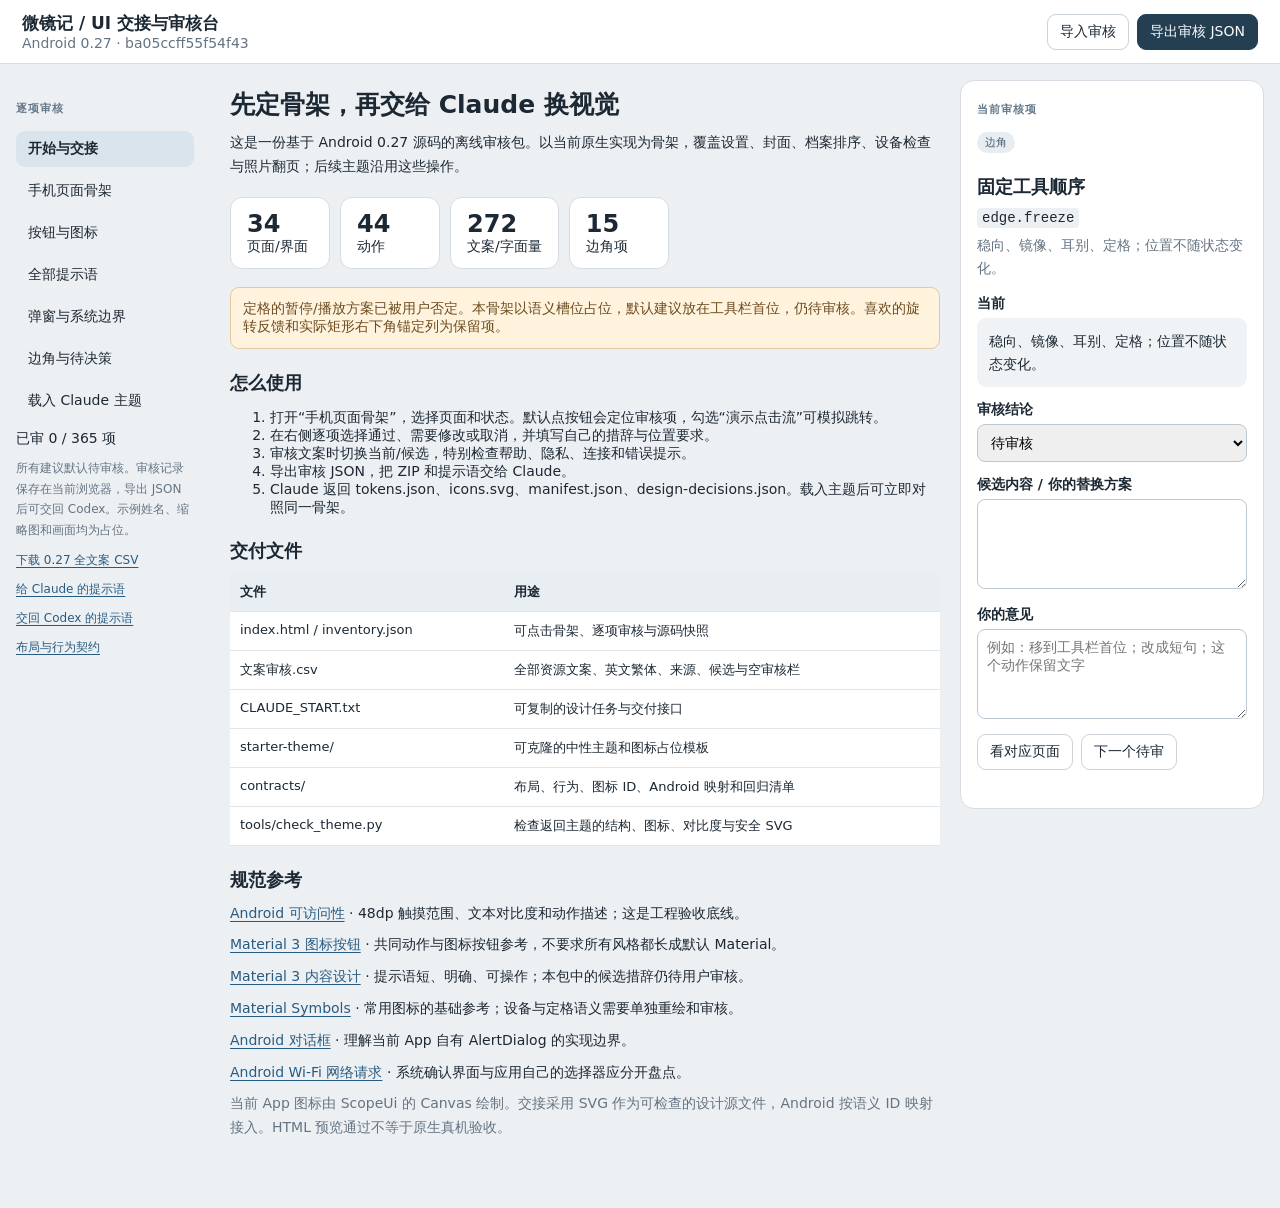
<file: ui-handoff/index.html>
<!doctype html>
<html lang="zh-CN">
<head>
  <meta charset="utf-8">
  <meta name="viewport" content="width=device-width, initial-scale=1">
  <title>微镜记 · UI 骨架与审核台</title>
  <link rel="stylesheet" href="review.css">
</head>
<body>
  <header class="workbench-header">
    <div><strong>微镜记 / UI 交接与审核台</strong><span id="snapshot" class="muted"></span></div>
    <div class="header-actions">
      <button id="import-review">导入审核</button>
      <button id="export-review" class="primary">导出审核 JSON</button>
      <input id="review-file" type="file" accept=".json" hidden>
    </div>
  </header>
  <div id="notice" role="status" hidden></div>
  <div class="workspace">
    <aside class="navigation">
      <p class="eyebrow">逐项审核</p>
      <nav id="tabs" aria-label="审核类别">
        <button data-tab="overview" class="active">开始与交接</button>
        <button data-tab="screens">手机页面骨架</button>
        <button data-tab="actions">按钮与图标</button>
        <button data-tab="copy">全部提示语</button>
        <button data-tab="surfaces">弹窗与系统边界</button>
        <button data-tab="edges">边角与待决策</button>
        <button data-tab="theme">载入 Claude 主题</button>
      </nav>
      <p id="progress"></p>
      <p class="muted small">所有建议默认待审核。审核记录保存在当前浏览器，导出 JSON 后可交回 Codex。示例姓名、缩略图和画面均为占位。</p>
      <a href="文案审核-0.27.csv" download>下载 0.27 全文案 CSV</a>
      <a href="CLAUDE_START.txt">给 Claude 的提示语</a>
      <a href="CODEX_RETURN.txt">交回 Codex 的提示语</a>
      <a href="contracts/layout.contract.json">布局与行为契约</a>
    </aside>
    <main id="main"></main>
    <aside class="inspector">
      <p class="eyebrow">当前审核项</p>
      <div id="inspector"><p class="muted">选择页面、按钮或文案。</p></div>
    </aside>
  </div>
  <div id="svg-sprite" hidden></div>
  <script src="inventory.js"></script>
  <script src="starter-theme/theme.js"></script>
  <script src="review.js"></script>
</body>
</html>
</file>
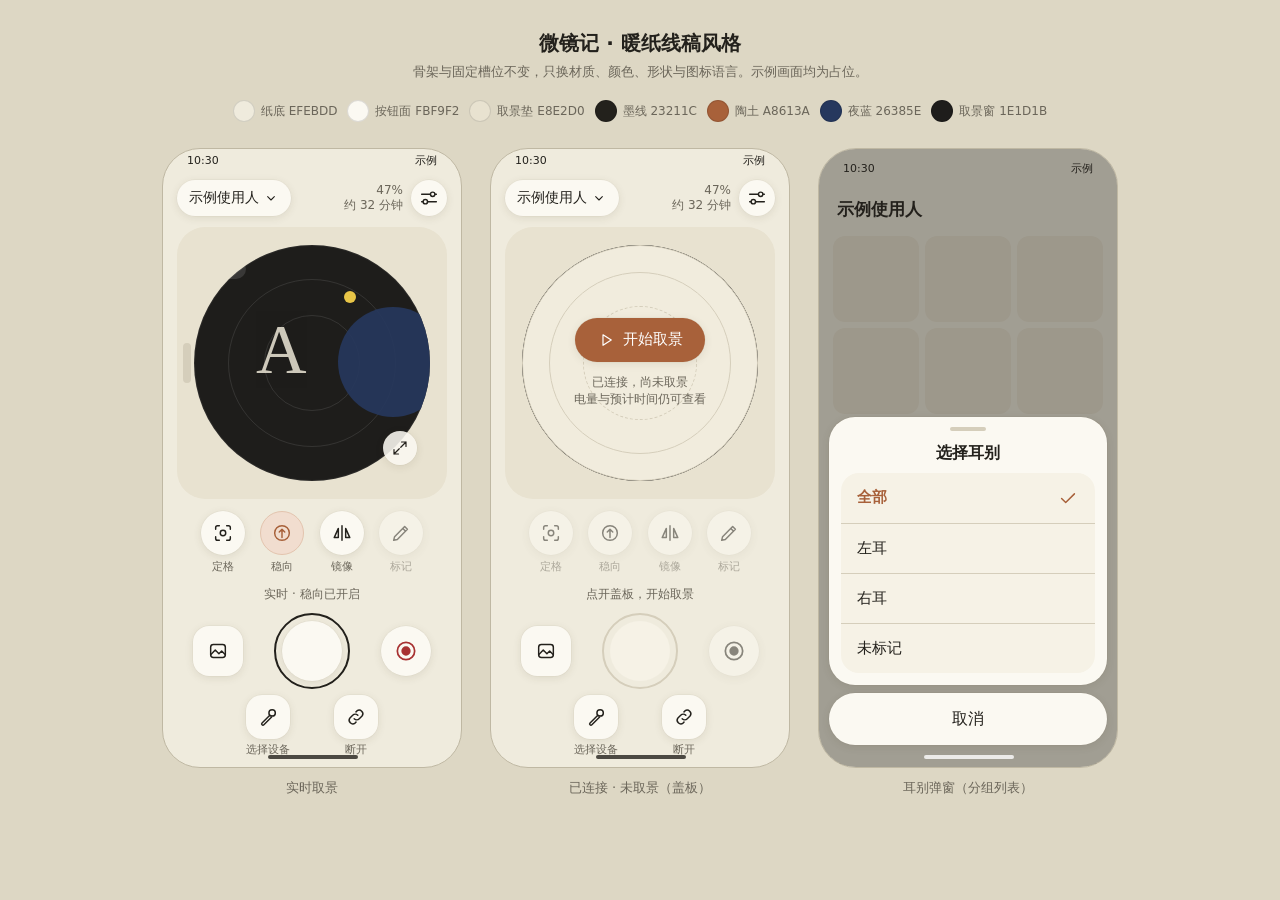
<file: ui库/微镜记-暖纸线稿风格示例.html>
<!doctype html>
<html lang="zh-CN">
<head>
<meta charset="utf-8">
<meta name="viewport" content="width=device-width, initial-scale=1">
<title>微镜记 · 暖纸线稿风格示例</title>
<style>
:root{
  --bg:#EFEBDD; --surface:#FBF9F2; --raised:#F6F2E6; --mat:#E8E2D0;
  --ink:#23211C; --muted:#6B665A; --line:#D5CEBB; --accent:#A8613A; --accent-soft:#F1DDCF;
  --view:#1E1D1B; --navy:#26385E; --sun:#E8C547; --danger:#A83232;
  --sh:0 2px 8px rgba(70,55,30,.10), 0 0 0 .5px rgba(70,55,30,.06);
}
*{box-sizing:border-box;margin:0}
body{background:#DDD7C4;color:var(--ink);font:14px/1.5 system-ui,-apple-system,"PingFang SC","Noto Sans SC","Microsoft YaHei",sans-serif;padding:28px 16px 48px}
h1{font-size:20px;font-weight:600;text-align:center}
.sub{text-align:center;color:var(--muted);font-size:13px;margin:4px 0 18px}
.sw{display:flex;gap:10px;justify-content:center;flex-wrap:wrap;margin-bottom:26px}
.sw span{display:flex;align-items:center;gap:6px;font-size:12px;color:var(--muted)}
.sw i{width:22px;height:22px;border-radius:50%;border:1px solid rgba(0,0,0,.12)}
.row{display:flex;gap:28px;justify-content:center;flex-wrap:wrap}
figure{width:300px}
figcaption{text-align:center;font-size:13px;color:var(--muted);margin-top:10px}
.ph{position:relative;width:300px;height:620px;background:var(--bg);border-radius:38px;border:1px solid #bfb8a3;overflow:hidden;display:flex;flex-direction:column;padding:0 14px}
.sb{height:26px;display:flex;align-items:center;justify-content:space-between;font-size:11px;padding:0 10px;color:var(--ink)}
.top{display:flex;align-items:center;justify-content:space-between;height:46px}
.chip{height:36px;padding:0 12px;border-radius:18px;background:var(--surface);box-shadow:var(--sh);display:flex;align-items:center;gap:4px;font-size:14px}
.bat{display:flex;align-items:center;gap:8px;font-size:12px;line-height:1.25;color:var(--muted);text-align:right}
.rb{width:36px;height:36px;border-radius:50%;background:var(--surface);box-shadow:var(--sh);display:grid;place-items:center;color:var(--ink)}
svg.i{width:22px;height:22px;fill:none;stroke:currentColor;stroke-width:1.6;stroke-linecap:round;stroke-linejoin:round}
.mat{position:relative;margin-top:6px;height:272px;background:var(--mat);border-radius:28px;display:grid;place-items:center}
.lens{position:relative;width:236px;height:236px;border-radius:50%;background:var(--view);overflow:hidden;box-shadow:inset 0 0 0 1px rgba(255,255,255,.06)}
.ring{position:absolute;inset:34px;border-radius:50%;border:1px solid rgba(255,255,255,.10)}
.ring.b{inset:70px}
.spoon{position:absolute;right:-18px;top:62px;width:110px;height:110px;border-radius:50%;background:var(--navy);opacity:.9}
.A{position:absolute;left:62px;top:70px;font:300 70px/1 Georgia,serif;color:#EDE7D6;opacity:.85}
.sun{position:absolute;left:150px;top:46px;width:12px;height:12px;border-radius:50%;background:var(--sun)}
.lv{position:absolute;left:14px;top:14px;font-size:11px;color:#EDE7D6;background:rgba(255,255,255,.12);padding:2px 8px;border-radius:10px}
.rot{position:absolute;right:30px;bottom:34px;width:34px;height:34px;border-radius:50%;background:rgba(251,249,242,.88);display:grid;place-items:center;color:var(--ink);box-shadow:var(--sh)}
.rot svg{width:18px;height:18px}
.handle{position:absolute;left:6px;top:116px;width:8px;height:40px;border-radius:4px;background:var(--line)}
.cover{position:absolute;inset:0;border-radius:50%;background:#F1ECDD;border:1px solid var(--line);display:flex;flex-direction:column;align-items:center;justify-content:center;gap:12px;text-align:center}
.cover:before{content:"";position:absolute;inset:26px;border-radius:50%;border:1px solid var(--line)}
.cover:after{content:"";position:absolute;inset:60px;border-radius:50%;border:1px dashed var(--line)}
.start{position:relative;z-index:1;height:44px;padding:0 22px;border-radius:22px;background:var(--accent);color:#fff;font-size:15px;display:flex;align-items:center;gap:8px;box-shadow:var(--sh)}
.cap2{position:relative;z-index:1;font-size:12px;color:var(--muted);line-height:1.4}
.tools{display:flex;justify-content:space-between;padding:12px 18px 0}
.tool{width:56px;text-align:center;font-size:11px;color:var(--muted)}
.tool b{display:grid;place-items:center;width:44px;height:44px;margin:0 auto 4px;border-radius:50%;background:var(--surface);box-shadow:var(--sh);color:var(--ink);font-weight:400}
.tool.on b{background:var(--accent-soft);color:var(--accent);box-shadow:none;border:1px solid #E3C4AE}
.tool.dim{opacity:.5}
.st{text-align:center;font-size:12px;color:var(--muted);margin:10px 0 6px}
.shut{display:flex;align-items:center;justify-content:space-around;height:84px}
.sbtn{width:50px;height:50px;border-radius:50%;background:var(--surface);box-shadow:var(--sh);display:grid;place-items:center}
.sbtn.g{border-radius:16px}
.big{width:76px;height:76px;border-radius:50%;border:2px solid var(--ink);display:grid;place-items:center}
.big i{display:block;width:60px;height:60px;border-radius:50%;background:var(--surface);box-shadow:var(--sh)}
.big.off{border-color:var(--line)} .big.off i{background:var(--raised);box-shadow:none}
.dev{display:flex;justify-content:center;gap:24px;margin-top:2px}
.dv{width:64px;text-align:center;font-size:11px;color:var(--muted)}
.dv b{display:grid;place-items:center;width:44px;height:44px;margin:0 auto 3px;border-radius:16px;background:var(--surface);box-shadow:var(--sh);color:var(--ink)}
.hi{position:absolute;left:105px;bottom:8px;width:90px;height:4px;border-radius:2px;background:var(--ink);opacity:.8}
.dim-bg{position:absolute;inset:0;background:rgba(35,33,28,.38)}
.gal{padding-top:8px}
.gal h2{font-size:17px;font-weight:600;padding:14px 4px}
.grid{display:grid;grid-template-columns:repeat(3,1fr);gap:6px}
.grid i{aspect-ratio:1;border-radius:12px;background:var(--mat)}
.sheet{position:absolute;left:10px;right:10px;bottom:22px;display:flex;flex-direction:column;gap:8px}
.card{background:var(--surface);border-radius:26px;padding:8px 6px 6px;box-shadow:var(--sh)}
.grab{width:36px;height:4px;border-radius:2px;background:var(--line);margin:2px auto 10px}
.card h3{font-size:16px;font-weight:600;text-align:center;margin-bottom:8px}
.list{background:var(--raised);border-radius:18px;margin:0 6px 6px;overflow:hidden}
.li{height:50px;padding:0 16px;display:flex;align-items:center;justify-content:space-between;font-size:15px}
.li+.li{border-top:1px solid var(--line)}
.li.sel{color:var(--accent);font-weight:600}
.cancel{height:52px;border-radius:26px;background:var(--surface);box-shadow:var(--sh);display:grid;place-items:center;font-size:16px}
</style>
</head>
<body>
<svg width="0" height="0" style="position:absolute" aria-hidden="true">
 <symbol id="freeze" viewBox="0 0 24 24"><path d="M4 8V6a2 2 0 0 1 2-2h2M16 4h2a2 2 0 0 1 2 2v2M20 16v2a2 2 0 0 1-2 2h-2M8 20H6a2 2 0 0 1-2-2v-2"/><circle cx="12" cy="12" r="3"/></symbol>
 <symbol id="stab" viewBox="0 0 24 24"><circle cx="12" cy="12" r="8"/><path d="M12 17V8M9 11l3-3 3 3"/></symbol>
 <symbol id="mirror" viewBox="0 0 24 24"><path d="M12 4v16M8 7 3.5 17H8zM16 7l4.5 10H16z"/></symbol>
 <symbol id="mark" viewBox="0 0 24 24"><path d="M4 20l1-4L16 5l3 3L8 19zM14 7l3 3"/></symbol>
 <symbol id="gallery" viewBox="0 0 24 24"><rect x="4" y="5" width="16" height="14" rx="3"/><path d="M4 16l5-5 4 4 3-3 4 4"/></symbol>
 <symbol id="rec" viewBox="0 0 24 24"><circle cx="12" cy="12" r="8"/><circle cx="12" cy="12" r="3.5" fill="currentColor"/></symbol>
 <symbol id="set" viewBox="0 0 24 24"><path d="M4 8h9M19 8h1M4 16h1M11 16h9"/><circle cx="16" cy="8" r="2.4"/><circle cx="8" cy="16" r="2.4"/></symbol>
 <symbol id="chev" viewBox="0 0 24 24"><path d="M7 10l5 5 5-5"/></symbol>
 <symbol id="expand" viewBox="0 0 24 24"><path d="M14 4h6v6M10 20H4v-6M20 4l-7 7M4 20l7-7"/></symbol>
 <symbol id="scope" viewBox="0 0 24 24"><circle cx="16.5" cy="7.5" r="3.5"/><path d="M14 10 5.5 18.5a1.4 1.4 0 0 0 2 2L16 12"/></symbol>
 <symbol id="link" viewBox="0 0 24 24"><path d="M10 14a4 4 0 0 0 5.6 0l3-3a4 4 0 0 0-5.6-5.6l-1 1M14 10a4 4 0 0 0-5.6 0l-3 3a4 4 0 0 0 5.6 5.6l1-1"/></symbol>
 <symbol id="play" viewBox="0 0 24 24"><path d="M8 5l11 7-11 7z"/></symbol>
 <symbol id="check" viewBox="0 0 24 24"><path d="M5 12.5l4.5 4.5L19 7.5"/></symbol>
</svg>

<h1>微镜记 · 暖纸线稿风格</h1>
<p class="sub">骨架与固定槽位不变，只换材质、颜色、形状与图标语言。示例画面均为占位。</p>
<div class="sw">
 <span><i style="background:#EFEBDD"></i>纸底 EFEBDD</span>
 <span><i style="background:#FBF9F2"></i>按钮面 FBF9F2</span>
 <span><i style="background:#E8E2D0"></i>取景垫 E8E2D0</span>
 <span><i style="background:#23211C"></i>墨线 23211C</span>
 <span><i style="background:#A8613A"></i>陶土 A8613A</span>
 <span><i style="background:#26385E"></i>夜蓝 26385E</span>
 <span><i style="background:#1E1D1B"></i>取景窗 1E1D1B</span>
</div>

<div class="row">
 <figure>
  <div class="ph">
   <div class="sb"><span>10:30</span><span>示例</span></div>
   <div class="top">
    <div class="chip">示例使用人<svg class="i" style="width:16px;height:16px"><use href="#chev"/></svg></div>
    <div class="bat"><span>47%<br>约 32 分钟</span><div class="rb"><svg class="i"><use href="#set"/></svg></div></div>
   </div>
   <div class="mat">
    <div class="handle"></div>
    <div class="lens"><div class="ring"></div><div class="ring b"></div><div class="spoon"></div><div class="A">A</div><div class="sun"></div><span class="lv">实时</span></div>
    <div class="rot"><svg class="i"><use href="#expand"/></svg></div>
   </div>
   <div class="tools">
    <div class="tool"><b><svg class="i"><use href="#freeze"/></svg></b>定格</div>
    <div class="tool on"><b><svg class="i"><use href="#stab"/></svg></b>稳向</div>
    <div class="tool"><b><svg class="i"><use href="#mirror"/></svg></b>镜像</div>
    <div class="tool dim"><b><svg class="i"><use href="#mark"/></svg></b>标记</div>
   </div>
   <div class="st">实时 · 稳向已开启</div>
   <div class="shut">
    <div class="sbtn g"><svg class="i"><use href="#gallery"/></svg></div>
    <div class="big"><i></i></div>
    <div class="sbtn"><svg class="i" style="width:26px;height:26px;color:var(--danger)"><use href="#rec"/></svg></div>
   </div>
   <div class="dev">
    <div class="dv"><b><svg class="i"><use href="#scope"/></svg></b>选择设备</div>
    <div class="dv"><b><svg class="i"><use href="#link"/></svg></b>断开</div>
   </div>
   <div class="hi"></div>
  </div>
  <figcaption>实时取景</figcaption>
 </figure>

 <figure>
  <div class="ph">
   <div class="sb"><span>10:30</span><span>示例</span></div>
   <div class="top">
    <div class="chip">示例使用人<svg class="i" style="width:16px;height:16px"><use href="#chev"/></svg></div>
    <div class="bat"><span>47%<br>约 32 分钟</span><div class="rb"><svg class="i"><use href="#set"/></svg></div></div>
   </div>
   <div class="mat">
    <div class="lens"><div class="cover"><div class="start"><svg class="i" style="width:18px;height:18px"><use href="#play"/></svg>开始取景</div><div class="cap2">已连接，尚未取景<br>电量与预计时间仍可查看</div></div></div>
   </div>
   <div class="tools">
    <div class="tool dim"><b><svg class="i"><use href="#freeze"/></svg></b>定格</div>
    <div class="tool dim"><b><svg class="i"><use href="#stab"/></svg></b>稳向</div>
    <div class="tool dim"><b><svg class="i"><use href="#mirror"/></svg></b>镜像</div>
    <div class="tool dim"><b><svg class="i"><use href="#mark"/></svg></b>标记</div>
   </div>
   <div class="st">点开盖板，开始取景</div>
   <div class="shut">
    <div class="sbtn g"><svg class="i"><use href="#gallery"/></svg></div>
    <div class="big off"><i></i></div>
    <div class="sbtn" style="opacity:.5"><svg class="i" style="width:26px;height:26px"><use href="#rec"/></svg></div>
   </div>
   <div class="dev">
    <div class="dv"><b><svg class="i"><use href="#scope"/></svg></b>选择设备</div>
    <div class="dv"><b><svg class="i"><use href="#link"/></svg></b>断开</div>
   </div>
   <div class="hi"></div>
  </div>
  <figcaption>已连接 · 未取景（盖板）</figcaption>
 </figure>

 <figure>
  <div class="ph gal">
   <div class="sb"><span>10:30</span><span>示例</span></div>
   <h2>示例使用人</h2>
   <div class="grid"><i></i><i></i><i></i><i></i><i></i><i></i><i></i><i></i><i></i><i></i><i></i><i></i></div>
   <div class="dim-bg"></div>
   <div class="sheet">
    <div class="card"><div class="grab"></div><h3>选择耳别</h3>
     <div class="list">
      <div class="li sel">全部<svg class="i"><use href="#check"/></svg></div>
      <div class="li">左耳</div>
      <div class="li">右耳</div>
      <div class="li">未标记</div>
     </div>
    </div>
    <div class="cancel">取消</div>
   </div>
   <div class="hi" style="background:#fff"></div>
  </div>
  <figcaption>耳别弹窗（分组列表）</figcaption>
 </figure>
</div>
</body>
</html>
</file>
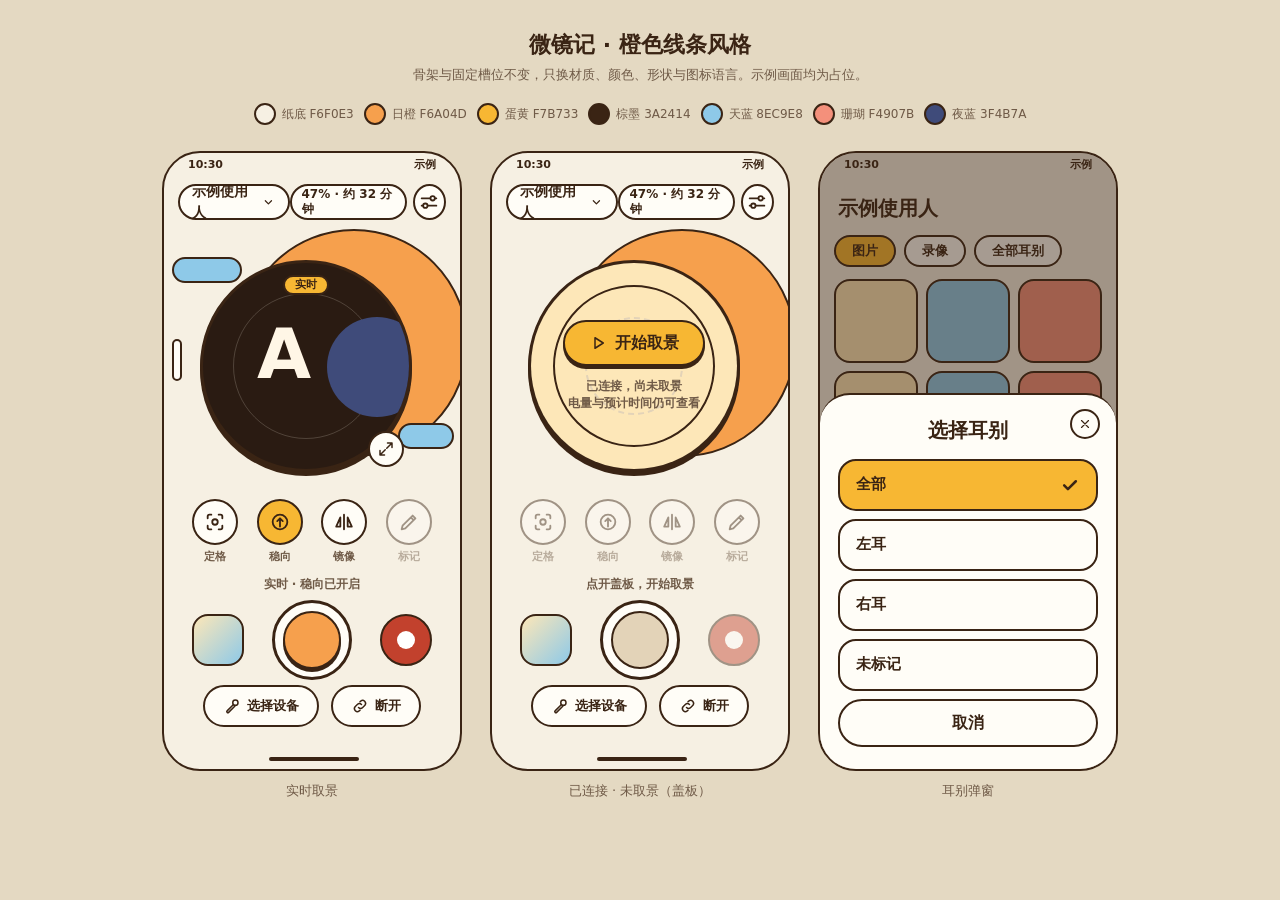
<file: ui库/微镜记-橙色线条风格示例.html>
<!doctype html>
<html lang="zh-CN">
<head>
<meta charset="utf-8">
<meta name="viewport" content="width=device-width, initial-scale=1">
<title>微镜记 · 橙色线条风格示例</title>
<style>
:root{
  --bg:#F6F0E3; --surface:#FFFDF7; --raised:#FBEFD9; --ink:#3A2414; --muted:#6F5A47; --hair:#E3D3B8;
  --sun:#F6A04D; --yolk:#F7B733; --soft:#FDE7B8; --view:#2A1B12; --danger:#C2412D;
  --sky:#8EC9E8; --navy:#3F4B7A; --coral:#F4907B;
}
*{box-sizing:border-box;margin:0}
body{background:#E4D9C2;color:var(--ink);font:14px/1.5 system-ui,-apple-system,"PingFang SC","Noto Sans SC","Microsoft YaHei",sans-serif;padding:28px 16px 48px}
h1{font-size:22px;font-weight:800;text-align:center}
.sub{text-align:center;color:var(--muted);font-size:13px;margin:4px 0 18px}
.sw{display:flex;gap:10px;justify-content:center;flex-wrap:wrap;margin-bottom:26px}
.sw span{display:flex;align-items:center;gap:6px;font-size:12px;color:var(--muted)}
.sw i{width:22px;height:22px;border-radius:50%;border:2px solid var(--ink)}
.row{display:flex;gap:28px;justify-content:center;flex-wrap:wrap}
figure{width:300px}
figcaption{text-align:center;font-size:13px;color:var(--muted);margin-top:10px}
.ph{position:relative;width:300px;height:620px;background:var(--bg);border-radius:38px;border:2px solid var(--ink);overflow:hidden;padding:0 14px}
.sb{height:26px;display:flex;align-items:center;justify-content:space-between;font-size:11px;padding:0 10px;font-weight:600}
.top{display:flex;align-items:center;justify-content:space-between;height:46px;position:relative;z-index:2}
.o{border:2px solid var(--ink);background:var(--surface)}
.chip{height:36px;padding:0 12px;border-radius:18px;display:flex;align-items:center;gap:4px;font-size:14px;font-weight:700}
.bat{display:flex;align-items:center;gap:6px}
.bt{height:36px;padding:0 10px;border-radius:18px;font-size:12px;line-height:1.2;display:flex;align-items:center;font-weight:600}
.rb{width:36px;height:36px;border-radius:50%;display:grid;place-items:center}
svg.i{width:22px;height:22px;fill:none;stroke:currentColor;stroke-width:2;stroke-linecap:round;stroke-linejoin:round}
.zone{position:relative;height:262px;display:grid;place-items:center;margin-top:2px}
.sunb{position:absolute;width:228px;height:228px;border-radius:50%;background:var(--sun);border:2px solid var(--ink);left:62px;top:2px}
.cloud{position:absolute;height:26px;border-radius:13px;background:var(--sky);border:2px solid var(--ink)}
.lens{position:relative;width:212px;height:212px;border-radius:50%;background:var(--view);border:3px solid var(--ink);box-shadow:0 4px 0 var(--ink);overflow:hidden;top:8px;left:-6px}
.ring{position:absolute;inset:30px;border-radius:50%;border:1.5px solid rgba(255,246,230,.18)}
.spoon{position:absolute;right:-18px;top:54px;width:100px;height:100px;border-radius:50%;background:var(--navy)}
.A{position:absolute;left:54px;top:56px;font:800 70px/1 system-ui,sans-serif;color:#FFF6E6}
.lv{position:absolute;left:50%;top:12px;transform:translateX(-50%);font-size:11px;font-weight:800;color:var(--ink);background:var(--yolk);border:2px solid var(--ink);padding:0 10px;border-radius:12px}
.rot{position:absolute;right:42px;bottom:22px;width:36px;height:36px;border-radius:50%;display:grid;place-items:center}
.rot svg{width:18px;height:18px}
.handle{position:absolute;left:-6px;top:112px;width:10px;height:42px;border-radius:5px;background:var(--surface);border:2px solid var(--ink)}
.cover{position:absolute;inset:0;background:var(--soft);display:flex;flex-direction:column;align-items:center;justify-content:center;gap:12px;text-align:center}
.cover:before{content:"";position:absolute;inset:22px;border-radius:50%;border:2px solid var(--ink)}
.cover:after{content:"";position:absolute;inset:54px;border-radius:50%;border:2px dashed var(--hair)}
.start{position:relative;z-index:1;height:46px;padding:0 24px;border-radius:23px;background:var(--yolk);border:2px solid var(--ink);box-shadow:0 3px 0 var(--ink);color:var(--ink);font-size:16px;font-weight:800;display:flex;align-items:center;gap:8px}
.cap2{position:relative;z-index:1;font-size:12px;color:var(--muted);line-height:1.4;font-weight:600}
.tools{display:flex;justify-content:space-between;padding:10px 8px 0}
.tool{width:58px;text-align:center;font-size:11px;color:var(--muted);font-weight:700}
.tool b{display:grid;place-items:center;width:46px;height:46px;margin:0 auto 4px;border-radius:50%;color:var(--ink)}
.tool.on b{background:var(--yolk)}
.tool.dim{opacity:.45}
.st{text-align:center;font-size:12px;color:var(--muted);margin:10px 0 2px;font-weight:700}
.shut{display:flex;align-items:center;justify-content:space-around;height:90px}
.sbtn{width:52px;height:52px;border-radius:50%;display:grid;place-items:center}
.sbtn.g{border-radius:16px;background:linear-gradient(135deg,var(--soft),var(--sky))}
.big{width:80px;height:80px;border-radius:50%;border:3px solid var(--ink);display:grid;place-items:center;background:var(--surface)}
.big i{display:block;width:58px;height:58px;border-radius:50%;background:var(--sun);border:2px solid var(--ink);box-shadow:0 3px 0 var(--ink)}
.big.off i{background:var(--hair);box-shadow:none}
.rec{background:var(--danger)} .rec i{display:block;width:18px;height:18px;border-radius:50%;background:#fff}
.dev{display:flex;justify-content:center;gap:12px}
.dv{height:42px;padding:0 18px;border-radius:21px;display:flex;align-items:center;gap:6px;font-size:13px;font-weight:700}
.hi{position:absolute;left:105px;bottom:8px;width:90px;height:4px;border-radius:2px;background:var(--ink)}
.gal h2{font-size:20px;font-weight:800;padding:14px 4px 12px}
.tabs{display:flex;gap:8px;margin-bottom:12px}
.tabs span{height:32px;padding:0 16px;border-radius:16px;font-size:13px;font-weight:700;display:flex;align-items:center}
.tabs .on{background:var(--yolk)}
.grid{display:grid;grid-template-columns:repeat(3,1fr);gap:8px}
.grid i{aspect-ratio:1;border-radius:16px;background:var(--soft);border:2px solid var(--ink)}
.grid i:nth-child(3n+2){background:var(--sky)}.grid i:nth-child(3n){background:var(--coral)}
.dim-bg{position:absolute;inset:0;background:rgba(58,36,20,.45)}
.sh2{position:absolute;left:0;right:0;bottom:0;background:var(--surface);border-top:2px solid var(--ink);border-radius:30px 30px 0 0;padding:18px 18px 22px}
.x{position:absolute;right:16px;top:14px;width:30px;height:30px;border-radius:50%;display:grid;place-items:center}
.x svg{width:14px;height:14px}
.sh2 h3{font-size:20px;font-weight:800;text-align:center;margin:2px 0 14px}
.li{height:52px;margin-bottom:8px;padding:0 16px;border-radius:18px;display:flex;align-items:center;justify-content:space-between;font-size:15px;font-weight:700}
.li.sel{background:var(--yolk)}
.li svg{width:20px;height:20px;stroke-width:3}
.ok{height:48px;border-radius:24px;display:grid;place-items:center;font-size:16px;font-weight:800;margin-top:6px}
</style>
</head>
<body>
<svg width="0" height="0" style="position:absolute" aria-hidden="true">
 <symbol id="freeze" viewBox="0 0 24 24"><path d="M4 8V6a2 2 0 0 1 2-2h2M16 4h2a2 2 0 0 1 2 2v2M20 16v2a2 2 0 0 1-2 2h-2M8 20H6a2 2 0 0 1-2-2v-2"/><circle cx="12" cy="12" r="3"/></symbol>
 <symbol id="stab" viewBox="0 0 24 24"><circle cx="12" cy="12" r="8"/><path d="M12 17V8M9 11l3-3 3 3"/></symbol>
 <symbol id="mirror" viewBox="0 0 24 24"><path d="M12 4v16M8 7 3.5 17H8zM16 7l4.5 10H16z"/></symbol>
 <symbol id="mark" viewBox="0 0 24 24"><path d="M4 20l1-4L16 5l3 3L8 19zM14 7l3 3"/></symbol>
 <symbol id="gallery" viewBox="0 0 24 24"><rect x="4" y="5" width="16" height="14" rx="3"/><path d="M4 16l5-5 4 4 3-3 4 4"/></symbol>
 <symbol id="set" viewBox="0 0 24 24"><path d="M4 8h9M19 8h1M4 16h1M11 16h9"/><circle cx="16" cy="8" r="2.4"/><circle cx="8" cy="16" r="2.4"/></symbol>
 <symbol id="chev" viewBox="0 0 24 24"><path d="M7 10l5 5 5-5"/></symbol>
 <symbol id="expand" viewBox="0 0 24 24"><path d="M14 4h6v6M10 20H4v-6M20 4l-7 7M4 20l7-7"/></symbol>
 <symbol id="scope" viewBox="0 0 24 24"><circle cx="16.5" cy="7.5" r="3.5"/><path d="M14 10 5.5 18.5a1.4 1.4 0 0 0 2 2L16 12"/></symbol>
 <symbol id="link" viewBox="0 0 24 24"><path d="M10 14a4 4 0 0 0 5.6 0l3-3a4 4 0 0 0-5.6-5.6l-1 1M14 10a4 4 0 0 0-5.6 0l-3 3a4 4 0 0 0 5.6 5.6l1-1"/></symbol>
 <symbol id="play" viewBox="0 0 24 24"><path d="M8 5l11 7-11 7z"/></symbol>
 <symbol id="check" viewBox="0 0 24 24"><path d="M5 12.5l4.5 4.5L19 7.5"/></symbol>
 <symbol id="close" viewBox="0 0 24 24"><path d="M6 6l12 12M18 6L6 18"/></symbol>
</svg>

<h1>微镜记 · 橙色线条风格</h1>
<p class="sub">骨架与固定槽位不变，只换材质、颜色、形状与图标语言。示例画面均为占位。</p>
<div class="sw">
 <span><i style="background:#F6F0E3"></i>纸底 F6F0E3</span>
 <span><i style="background:#F6A04D"></i>日橙 F6A04D</span>
 <span><i style="background:#F7B733"></i>蛋黄 F7B733</span>
 <span><i style="background:#3A2414"></i>棕墨 3A2414</span>
 <span><i style="background:#8EC9E8"></i>天蓝 8EC9E8</span>
 <span><i style="background:#F4907B"></i>珊瑚 F4907B</span>
 <span><i style="background:#3F4B7A"></i>夜蓝 3F4B7A</span>
</div>

<div class="row">
 <figure>
  <div class="ph">
   <div class="sb"><span>10:30</span><span>示例</span></div>
   <div class="top">
    <div class="chip o">示例使用人<svg class="i" style="width:16px;height:16px"><use href="#chev"/></svg></div>
    <div class="bat"><div class="bt o">47% · 约 32 分钟</div><div class="rb o"><svg class="i"><use href="#set"/></svg></div></div>
   </div>
   <div class="zone">
    <div class="sunb"></div>
    <div class="cloud" style="width:70px;left:-6px;top:30px"></div>
    <div class="cloud" style="width:56px;right:-8px;top:196px"></div>
    <div class="handle"></div>
    <div class="lens"><div class="ring"></div><div class="spoon"></div><div class="A">A</div><span class="lv">实时</span></div>
    <div class="rot o"><svg class="i"><use href="#expand"/></svg></div>
   </div>
   <div class="tools">
    <div class="tool"><b class="o"><svg class="i"><use href="#freeze"/></svg></b>定格</div>
    <div class="tool on"><b class="o"><svg class="i"><use href="#stab"/></svg></b>稳向</div>
    <div class="tool"><b class="o"><svg class="i"><use href="#mirror"/></svg></b>镜像</div>
    <div class="tool dim"><b class="o"><svg class="i"><use href="#mark"/></svg></b>标记</div>
   </div>
   <div class="st">实时 · 稳向已开启</div>
   <div class="shut">
    <div class="sbtn g o"></div>
    <div class="big"><i></i></div>
    <div class="sbtn rec o"><i></i></div>
   </div>
   <div class="dev"><div class="dv o"><svg class="i" style="width:18px;height:18px"><use href="#scope"/></svg>选择设备</div><div class="dv o"><svg class="i" style="width:18px;height:18px"><use href="#link"/></svg>断开</div></div>
   <div class="hi"></div>
  </div>
  <figcaption>实时取景</figcaption>
 </figure>

 <figure>
  <div class="ph">
   <div class="sb"><span>10:30</span><span>示例</span></div>
   <div class="top">
    <div class="chip o">示例使用人<svg class="i" style="width:16px;height:16px"><use href="#chev"/></svg></div>
    <div class="bat"><div class="bt o">47% · 约 32 分钟</div><div class="rb o"><svg class="i"><use href="#set"/></svg></div></div>
   </div>
   <div class="zone">
    <div class="sunb"></div>
    <div class="lens"><div class="cover"><div class="start"><svg class="i" style="width:18px;height:18px"><use href="#play"/></svg>开始取景</div><div class="cap2">已连接，尚未取景<br>电量与预计时间仍可查看</div></div></div>
   </div>
   <div class="tools">
    <div class="tool dim"><b class="o"><svg class="i"><use href="#freeze"/></svg></b>定格</div>
    <div class="tool dim"><b class="o"><svg class="i"><use href="#stab"/></svg></b>稳向</div>
    <div class="tool dim"><b class="o"><svg class="i"><use href="#mirror"/></svg></b>镜像</div>
    <div class="tool dim"><b class="o"><svg class="i"><use href="#mark"/></svg></b>标记</div>
   </div>
   <div class="st">点开盖板，开始取景</div>
   <div class="shut">
    <div class="sbtn g o"></div>
    <div class="big off"><i></i></div>
    <div class="sbtn rec o" style="opacity:.45"><i></i></div>
   </div>
   <div class="dev"><div class="dv o"><svg class="i" style="width:18px;height:18px"><use href="#scope"/></svg>选择设备</div><div class="dv o"><svg class="i" style="width:18px;height:18px"><use href="#link"/></svg>断开</div></div>
   <div class="hi"></div>
  </div>
  <figcaption>已连接 · 未取景（盖板）</figcaption>
 </figure>

 <figure>
  <div class="ph gal">
   <div class="sb"><span>10:30</span><span>示例</span></div>
   <h2>示例使用人</h2>
   <div class="tabs"><span class="o on">图片</span><span class="o">录像</span><span class="o">全部耳别</span></div>
   <div class="grid"><i></i><i></i><i></i><i></i><i></i><i></i><i></i><i></i><i></i></div>
   <div class="dim-bg"></div>
   <div class="sh2">
    <div class="x o"><svg class="i"><use href="#close"/></svg></div>
    <h3>选择耳别</h3>
    <div class="li o sel">全部<svg class="i"><use href="#check"/></svg></div>
    <div class="li o">左耳</div>
    <div class="li o">右耳</div>
    <div class="li o">未标记</div>
    <div class="ok o">取消</div>
   </div>
  </div>
  <figcaption>耳别弹窗</figcaption>
 </figure>
</div>
</body>
</html>
</file>
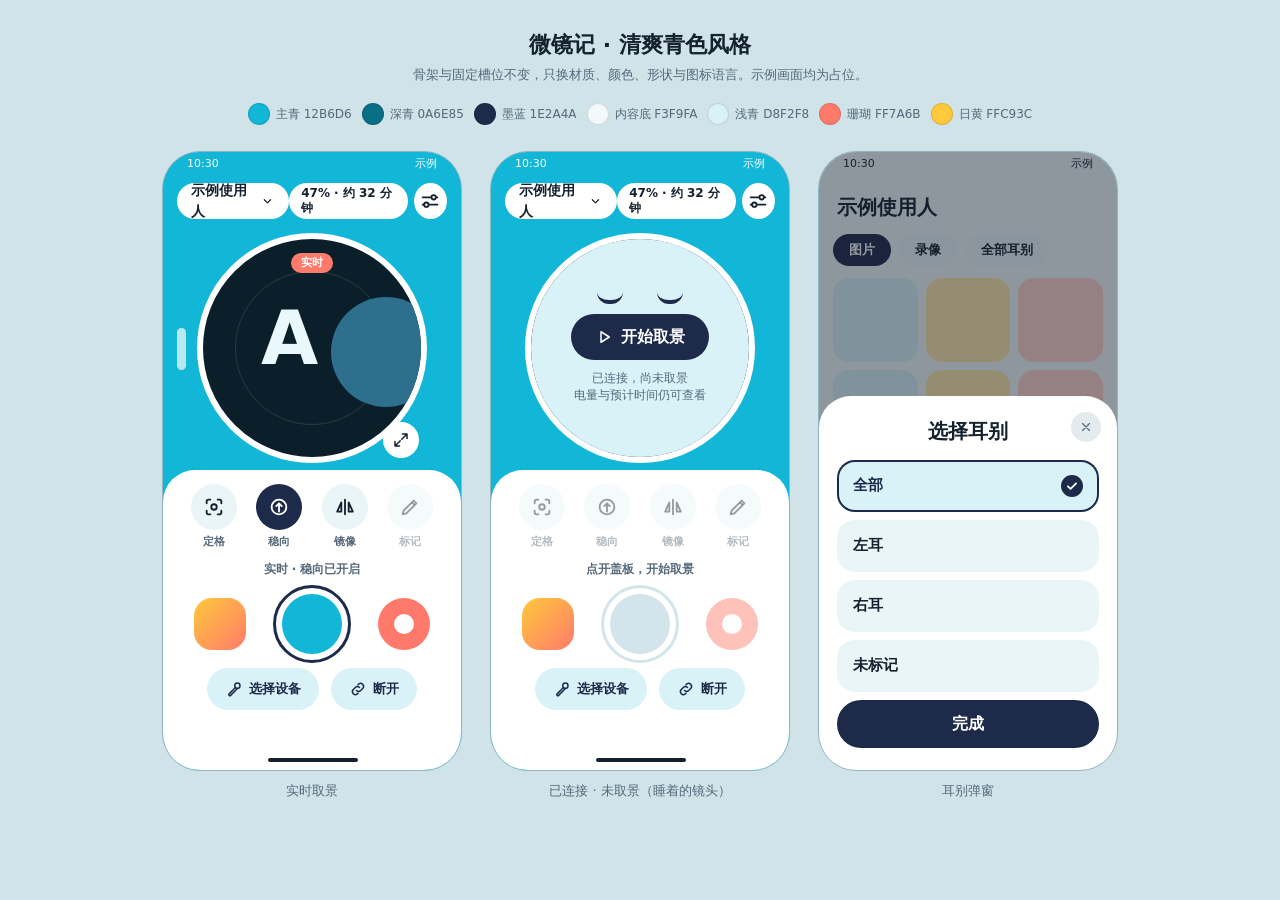
<file: ui库/微镜记-清爽青色风格示例.html>
<!doctype html>
<html lang="zh-CN">
<head>
<meta charset="utf-8">
<meta name="viewport" content="width=device-width, initial-scale=1">
<title>微镜记 · 清爽青色风格示例</title>
<style>
:root{
  --hero:#12B6D6; --hero-deep:#0A6E85; --bg:#F3F9FA; --surface:#FFFFFF; --raised:#EAF5F8;
  --ink:#14212E; --muted:#55697A; --line:#D3E4EA; --navy:#1E2A4A; --soft:#D8F2F8;
  --view:#0B1F2A; --danger:#C7303F; --coral:#FF7A6B; --sun:#FFC93C; --lime:#6FCF5B; --violet:#8E6BD8;
}
*{box-sizing:border-box;margin:0}
body{background:#CFE3E8;color:var(--ink);font:14px/1.5 system-ui,-apple-system,"PingFang SC","Noto Sans SC","Microsoft YaHei",sans-serif;padding:28px 16px 48px}
h1{font-size:22px;font-weight:800;text-align:center}
.sub{text-align:center;color:var(--muted);font-size:13px;margin:4px 0 18px}
.sw{display:flex;gap:10px;justify-content:center;flex-wrap:wrap;margin-bottom:26px}
.sw span{display:flex;align-items:center;gap:6px;font-size:12px;color:var(--muted)}
.sw i{width:22px;height:22px;border-radius:50%;border:1px solid rgba(0,0,0,.12)}
.row{display:flex;gap:28px;justify-content:center;flex-wrap:wrap}
figure{width:300px}
figcaption{text-align:center;font-size:13px;color:var(--muted);margin-top:10px}
.ph{position:relative;width:300px;height:620px;background:var(--hero);border-radius:38px;border:1px solid #8fb7c2;overflow:hidden;padding:0 14px;color:#fff}
.sb{height:26px;display:flex;align-items:center;justify-content:space-between;font-size:11px;padding:0 10px}
.top{display:flex;align-items:center;justify-content:space-between;height:46px;color:var(--ink)}
.chip{height:36px;padding:0 14px;border-radius:18px;background:var(--surface);display:flex;align-items:center;gap:4px;font-size:14px;font-weight:700}
.bat{display:flex;align-items:center;gap:6px}
.bt{height:36px;padding:0 12px;border-radius:18px;background:var(--surface);font-size:12px;line-height:1.2;display:flex;align-items:center;font-weight:600}
.rb{width:36px;height:36px;border-radius:50%;background:var(--surface);display:grid;place-items:center}
svg.i{width:22px;height:22px;fill:none;stroke:currentColor;stroke-width:2;stroke-linecap:round;stroke-linejoin:round}
.zone{position:relative;height:248px;display:grid;place-items:center}
.lens{position:relative;width:230px;height:230px;border-radius:50%;background:var(--view);border:6px solid #fff;overflow:hidden}
.ring{position:absolute;inset:32px;border-radius:50%;border:1.5px solid rgba(255,255,255,.12)}
.spoon{position:absolute;right:-20px;top:58px;width:110px;height:110px;border-radius:50%;background:#2E6F8E}
.A{position:absolute;left:58px;top:62px;font:800 74px/1 system-ui,sans-serif;color:#E8F8FC}
.lv{position:absolute;left:50%;top:14px;transform:translateX(-50%);font-size:11px;font-weight:700;color:#fff;background:var(--coral);padding:2px 10px;border-radius:10px}
.rot{position:absolute;right:28px;bottom:14px;width:36px;height:36px;border-radius:50%;background:#fff;display:grid;place-items:center;color:var(--ink)}
.rot svg{width:18px;height:18px}
.handle{position:absolute;left:0;top:104px;width:9px;height:42px;border-radius:5px;background:rgba(255,255,255,.7)}
.cover{position:absolute;inset:0;background:var(--soft);display:flex;flex-direction:column;align-items:center;justify-content:center;gap:10px;text-align:center;color:var(--ink)}
.eyes{display:flex;gap:34px}
.eyes b{width:26px;height:12px;border-bottom:4px solid var(--navy);border-radius:0 0 26px 26px}
.start{height:46px;padding:0 24px;border-radius:23px;background:var(--navy);color:#fff;font-size:16px;font-weight:800;display:flex;align-items:center;gap:8px}
.cap2{font-size:12px;color:var(--muted);line-height:1.4}
.sheet{position:absolute;left:0;right:0;bottom:0;height:300px;background:var(--surface);border-radius:32px 32px 0 0;padding:14px 18px 0;color:var(--ink)}
.tools{display:flex;justify-content:space-between;padding:0 4px}
.tool{width:58px;text-align:center;font-size:11px;color:var(--muted);font-weight:600}
.tool b{display:grid;place-items:center;width:46px;height:46px;margin:0 auto 4px;border-radius:50%;background:var(--raised);color:var(--ink)}
.tool.on b{background:var(--navy);color:#fff}
.tool.dim{opacity:.45}
.st{text-align:center;font-size:12px;color:var(--muted);margin:10px 0 2px;font-weight:600}
.shut{display:flex;align-items:center;justify-content:space-around;height:88px}
.sbtn{width:52px;height:52px;border-radius:50%;background:var(--raised);display:grid;place-items:center}
.sbtn.g{border-radius:18px;background:linear-gradient(135deg,var(--sun),var(--coral))}
.big{width:78px;height:78px;border-radius:50%;border:3px solid var(--navy);display:grid;place-items:center}
.big i{display:block;width:60px;height:60px;border-radius:50%;background:var(--hero)}
.big.off i{background:var(--line)} .big.off{border-color:var(--line)}
.rec{background:var(--coral)} .rec i{display:block;width:20px;height:20px;border-radius:50%;background:#fff}
.dev{display:flex;justify-content:center;gap:12px}
.dv{height:42px;padding:0 18px;border-radius:21px;background:var(--soft);display:flex;align-items:center;gap:6px;font-size:13px;font-weight:700;color:var(--navy)}
.hi{position:absolute;left:105px;bottom:8px;width:90px;height:4px;border-radius:2px;background:var(--ink)}
.gal{background:var(--bg);color:var(--ink)}
.gal h2{font-size:20px;font-weight:800;padding:14px 4px 12px}
.tabs{display:flex;gap:8px;margin-bottom:12px}
.tabs span{height:32px;padding:0 16px;border-radius:16px;background:var(--raised);font-size:13px;font-weight:700;display:flex;align-items:center}
.tabs .on{background:var(--navy);color:#fff}
.grid{display:grid;grid-template-columns:repeat(3,1fr);gap:8px}
.grid i{aspect-ratio:1;border-radius:16px;background:var(--soft)}
.grid i:nth-child(3n+2){background:#FFE6A8}.grid i:nth-child(3n){background:#FFD0C9}
.dim-bg{position:absolute;inset:0;background:rgba(20,33,46,.45)}
.sh2{position:absolute;left:0;right:0;bottom:0;background:var(--surface);border-radius:32px 32px 0 0;padding:18px 18px 22px;color:var(--ink)}
.x{position:absolute;right:16px;top:16px;width:30px;height:30px;border-radius:50%;background:#E4EBEE;display:grid;place-items:center;color:var(--muted)}
.x svg{width:14px;height:14px}
.sh2 h3{font-size:20px;font-weight:800;text-align:center;margin:2px 0 14px}
.li{height:52px;margin-bottom:8px;padding:0 16px;border-radius:18px;background:var(--raised);display:flex;align-items:center;justify-content:space-between;font-size:15px;font-weight:600}
.li.sel{background:var(--soft);color:var(--navy);box-shadow:inset 0 0 0 2px var(--navy)}
.li u{width:22px;height:22px;border-radius:50%;background:var(--navy);display:grid;place-items:center;color:#fff;text-decoration:none}
.li u svg{width:14px;height:14px;stroke-width:3}
.ok{height:48px;border-radius:24px;background:var(--navy);color:#fff;display:grid;place-items:center;font-size:16px;font-weight:800;margin-top:6px}
</style>
</head>
<body>
<svg width="0" height="0" style="position:absolute" aria-hidden="true">
 <symbol id="freeze" viewBox="0 0 24 24"><path d="M4 8V6a2 2 0 0 1 2-2h2M16 4h2a2 2 0 0 1 2 2v2M20 16v2a2 2 0 0 1-2 2h-2M8 20H6a2 2 0 0 1-2-2v-2"/><circle cx="12" cy="12" r="3"/></symbol>
 <symbol id="stab" viewBox="0 0 24 24"><circle cx="12" cy="12" r="8"/><path d="M12 17V8M9 11l3-3 3 3"/></symbol>
 <symbol id="mirror" viewBox="0 0 24 24"><path d="M12 4v16M8 7 3.5 17H8zM16 7l4.5 10H16z"/></symbol>
 <symbol id="mark" viewBox="0 0 24 24"><path d="M4 20l1-4L16 5l3 3L8 19zM14 7l3 3"/></symbol>
 <symbol id="gallery" viewBox="0 0 24 24"><rect x="4" y="5" width="16" height="14" rx="3"/><path d="M4 16l5-5 4 4 3-3 4 4"/></symbol>
 <symbol id="set" viewBox="0 0 24 24"><path d="M4 8h9M19 8h1M4 16h1M11 16h9"/><circle cx="16" cy="8" r="2.4"/><circle cx="8" cy="16" r="2.4"/></symbol>
 <symbol id="chev" viewBox="0 0 24 24"><path d="M7 10l5 5 5-5"/></symbol>
 <symbol id="expand" viewBox="0 0 24 24"><path d="M14 4h6v6M10 20H4v-6M20 4l-7 7M4 20l7-7"/></symbol>
 <symbol id="scope" viewBox="0 0 24 24"><circle cx="16.5" cy="7.5" r="3.5"/><path d="M14 10 5.5 18.5a1.4 1.4 0 0 0 2 2L16 12"/></symbol>
 <symbol id="link" viewBox="0 0 24 24"><path d="M10 14a4 4 0 0 0 5.6 0l3-3a4 4 0 0 0-5.6-5.6l-1 1M14 10a4 4 0 0 0-5.6 0l-3 3a4 4 0 0 0 5.6 5.6l1-1"/></symbol>
 <symbol id="play" viewBox="0 0 24 24"><path d="M8 5l11 7-11 7z"/></symbol>
 <symbol id="check" viewBox="0 0 24 24"><path d="M5 12.5l4.5 4.5L19 7.5"/></symbol>
 <symbol id="close" viewBox="0 0 24 24"><path d="M6 6l12 12M18 6L6 18"/></symbol>
</svg>

<h1>微镜记 · 清爽青色风格</h1>
<p class="sub">骨架与固定槽位不变，只换材质、颜色、形状与图标语言。示例画面均为占位。</p>
<div class="sw">
 <span><i style="background:#12B6D6"></i>主青 12B6D6</span>
 <span><i style="background:#0A6E85"></i>深青 0A6E85</span>
 <span><i style="background:#1E2A4A"></i>墨蓝 1E2A4A</span>
 <span><i style="background:#F3F9FA"></i>内容底 F3F9FA</span>
 <span><i style="background:#D8F2F8"></i>浅青 D8F2F8</span>
 <span><i style="background:#FF7A6B"></i>珊瑚 FF7A6B</span>
 <span><i style="background:#FFC93C"></i>日黄 FFC93C</span>
</div>

<div class="row">
 <figure>
  <div class="ph">
   <div class="sb"><span>10:30</span><span>示例</span></div>
   <div class="top">
    <div class="chip">示例使用人<svg class="i" style="width:16px;height:16px"><use href="#chev"/></svg></div>
    <div class="bat"><div class="bt">47% · 约 32 分钟</div><div class="rb"><svg class="i"><use href="#set"/></svg></div></div>
   </div>
   <div class="zone">
    <div class="handle"></div>
    <div class="lens"><div class="ring"></div><div class="spoon"></div><div class="A">A</div><span class="lv">实时</span></div>
    <div class="rot"><svg class="i"><use href="#expand"/></svg></div>
   </div>
   <div class="sheet">
    <div class="tools">
     <div class="tool"><b><svg class="i"><use href="#freeze"/></svg></b>定格</div>
     <div class="tool on"><b><svg class="i"><use href="#stab"/></svg></b>稳向</div>
     <div class="tool"><b><svg class="i"><use href="#mirror"/></svg></b>镜像</div>
     <div class="tool dim"><b><svg class="i"><use href="#mark"/></svg></b>标记</div>
    </div>
    <div class="st">实时 · 稳向已开启</div>
    <div class="shut">
     <div class="sbtn g"></div>
     <div class="big"><i></i></div>
     <div class="sbtn rec" style="display:grid;place-items:center"><i></i></div>
    </div>
    <div class="dev"><div class="dv"><svg class="i" style="width:18px;height:18px"><use href="#scope"/></svg>选择设备</div><div class="dv"><svg class="i" style="width:18px;height:18px"><use href="#link"/></svg>断开</div></div>
    <div class="hi"></div>
   </div>
  </div>
  <figcaption>实时取景</figcaption>
 </figure>

 <figure>
  <div class="ph">
   <div class="sb"><span>10:30</span><span>示例</span></div>
   <div class="top">
    <div class="chip">示例使用人<svg class="i" style="width:16px;height:16px"><use href="#chev"/></svg></div>
    <div class="bat"><div class="bt">47% · 约 32 分钟</div><div class="rb"><svg class="i"><use href="#set"/></svg></div></div>
   </div>
   <div class="zone">
    <div class="lens"><div class="cover"><div class="eyes"><b></b><b></b></div><div class="start"><svg class="i" style="width:18px;height:18px"><use href="#play"/></svg>开始取景</div><div class="cap2">已连接，尚未取景<br>电量与预计时间仍可查看</div></div></div>
   </div>
   <div class="sheet">
    <div class="tools">
     <div class="tool dim"><b><svg class="i"><use href="#freeze"/></svg></b>定格</div>
     <div class="tool dim"><b><svg class="i"><use href="#stab"/></svg></b>稳向</div>
     <div class="tool dim"><b><svg class="i"><use href="#mirror"/></svg></b>镜像</div>
     <div class="tool dim"><b><svg class="i"><use href="#mark"/></svg></b>标记</div>
    </div>
    <div class="st">点开盖板，开始取景</div>
    <div class="shut">
     <div class="sbtn g"></div>
     <div class="big off"><i></i></div>
     <div class="sbtn rec" style="display:grid;place-items:center;opacity:.45"><i></i></div>
    </div>
    <div class="dev"><div class="dv"><svg class="i" style="width:18px;height:18px"><use href="#scope"/></svg>选择设备</div><div class="dv"><svg class="i" style="width:18px;height:18px"><use href="#link"/></svg>断开</div></div>
    <div class="hi"></div>
   </div>
  </div>
  <figcaption>已连接 · 未取景（睡着的镜头）</figcaption>
 </figure>

 <figure>
  <div class="ph gal">
   <div class="sb"><span>10:30</span><span>示例</span></div>
   <h2>示例使用人</h2>
   <div class="tabs"><span class="on">图片</span><span>录像</span><span>全部耳别</span></div>
   <div class="grid"><i></i><i></i><i></i><i></i><i></i><i></i><i></i><i></i><i></i></div>
   <div class="dim-bg"></div>
   <div class="sh2">
    <div class="x"><svg class="i"><use href="#close"/></svg></div>
    <h3>选择耳别</h3>
    <div class="li sel">全部<u><svg class="i"><use href="#check"/></svg></u></div>
    <div class="li">左耳</div>
    <div class="li">右耳</div>
    <div class="li">未标记</div>
    <div class="ok">完成</div>
   </div>
  </div>
  <figcaption>耳别弹窗</figcaption>
 </figure>
</div>
</body>
</html>
</file>
<file: ui-handoff/review.css>
* { box-sizing: border-box; }
:root {
  font-family: system-ui, -apple-system, "Segoe UI", "Microsoft YaHei", sans-serif;
  color: #1c2833;
  background: #edf0f3;
  font-size: 14px;
}
body { margin: 0; }
button, input, select, textarea { font: inherit; }
button { cursor: pointer; border: 1px solid #cbd2d9; background: #fff; color: inherit; border-radius: 9px; min-height: 36px; padding: 7px 12px; }
button:hover { border-color: #536b80; }
button:focus-visible, a:focus-visible, select:focus-visible { outline: 3px solid #4d8dbf; outline-offset: 2px; }
button:disabled { cursor: default; opacity: .4; }
a { color: #285b82; text-underline-offset: 3px; }
h1 { margin: 0 0 10px; font-size: 25px; }
h2 { margin: 22px 0 10px; font-size: 18px; }
h3 { margin: 0 0 8px; font-size: 16px; }
p { line-height: 1.7; margin: 8px 0; }
pre { white-space: pre-wrap; font-family: inherit; line-height: 1.6; margin: 0; overflow-wrap: anywhere; }
code { background: #edf0f3; padding: 2px 5px; border-radius: 4px; overflow-wrap: anywhere; }
.workbench-header { position: sticky; top: 0; z-index: 10; min-height: 64px; background: #fff; border-bottom: 1px solid #d6dce2; display: flex; gap: 16px; align-items: center; justify-content: space-between; padding: 12px 22px; }
.workbench-header strong { display: block; font-size: 17px; }
.header-actions, .toolbar, .row { display: flex; align-items: center; gap: 8px; flex-wrap: wrap; }
.primary { background: #243e52; color: #fff; border-color: #243e52; }
.workspace { display: grid; grid-template-columns: 210px minmax(460px, 1fr) 320px; align-items: start; }
.navigation, .inspector { position: sticky; top: 80px; max-height: calc(100vh - 90px); overflow: auto; padding: 20px 16px; }
.navigation nav { display: grid; gap: 6px; }
.navigation nav button { text-align: left; border: 0; background: transparent; }
.navigation nav button.active { background: #dae4ec; font-weight: 650; }
.navigation a { display: block; margin: 12px 0; font-size: 12px; }
.inspector { background: #fff; border: 1px solid #d6dce2; border-radius: 14px; margin: 16px 16px 16px 0; }
.inspector label { display: block; margin: 14px 0 5px; font-weight: 600; }
.inspector select, .inspector textarea { width: 100%; border: 1px solid #bdc8d1; border-radius: 8px; padding: 9px; }
.inspector textarea { resize: vertical; min-height: 90px; }
.inspector .current { background: #f0f3f6; padding: 12px; border-radius: 9px; max-height: 260px; overflow: auto; }
.inspector .source { font-size: 11px; color: #657482; overflow-wrap: anywhere; }
main { padding: 24px 20px 60px; min-width: 0; }
.eyebrow { color: #637789; letter-spacing: .08em; font-size: 11px; font-weight: 700; margin: 0 0 12px; }
.muted { color: #657482; }
.small { font-size: 12px; }
.pill { display: inline-block; padding: 3px 8px; background: #e8edf1; color: #4a5d6d; border-radius: 20px; font-size: 11px; }
.priority { color: #963c20; background: #ffeddf; }
.card { background: #fff; border: 1px solid #d6dce2; border-radius: 13px; padding: 16px; margin: 12px 0; }
.card.selected { outline: 2px solid #5c809a; }
.card-grid { display: grid; grid-template-columns: repeat(auto-fit, minmax(200px, 1fr)); gap: 12px; }
.card-grid .card { margin: 0; }
.card .review-open { margin-top: 12px; }
.table-wrap { overflow-x: auto; }
table { width: 100%; border-collapse: collapse; background: #fff; font-size: 13px; }
td, th { border-bottom: 1px solid #e0e5e9; padding: 10px; text-align: left; vertical-align: top; }
th { background: #e9eef2; }
.toolbar { margin: 12px 0 18px; }
.toolbar input, .toolbar select { min-height: 38px; border: 1px solid #c5cfd7; border-radius: 8px; padding: 7px 10px; background: #fff; max-width: 100%; }
.toolbar input { flex: 1; min-width: 150px; }
.toolbar input[type="checkbox"] { width: 16px; height: 16px; min-width: 0; min-height: 0; flex: 0; padding: 0; }
.toolbar label { display: inline-flex; align-items: center; gap: 5px; font-size: 12px; }
.phone-stage { display: flex; justify-content: center; align-items: flex-start; padding: 18px 0; overflow: auto; min-height: 660px; }
.phone {
  --p-background: #f1f3f5; --p-surface: #fff; --p-raised: #f6f7f8; --p-text: #18222c; --p-muted: #52606d;
  --p-border: #c3cbd3; --p-accent: #303e4a; --p-onAccent: #fff; --p-accentSoft: #e2e8ed;
  --p-danger: #af2424; --p-onDanger: #fff; --p-viewport: #192026; --p-onViewport: #fff; --p-disabled: #87939e;
  --p-button-radius: 14px; --p-panel-radius: 18px; --p-sheet-radius: 22px;
  --p-touch: 48px; --p-icon: 24px; --p-gap: 8px; --p-pad: 16px;
  --p-body: 14px; --p-title: 18px; --p-caption: 12px; --p-rotation: 180ms; --p-state: 160ms;
  width: 390px; height: 844px; flex-shrink: 0; position: relative; overflow: hidden; color: var(--p-text); background: var(--p-background);
  border: 1px solid #9aa9b5; border-radius: 30px; box-shadow: 0 14px 35px #162b3c20;
  font-size: var(--p-body); display: flex; flex-direction: column; background: var(--p-background-fill, var(--p-background));
}
.phone.landscape { width: 844px; height: 390px; border-radius: 24px; }
.phone .safe { flex: 0 0 26px; padding: 6px 22px; font-size: 10px; color: var(--p-muted); display: flex; justify-content: space-between; }
.phone .home-safe { flex: 0 0 22px; display: grid; place-items: center; }
.phone .home-safe::after { content: ""; width: 100px; height: 4px; border-radius: 4px; background: var(--p-muted); }
.phone .screen { display: flex; flex-direction: column; flex: 1; min-height: 0; gap: var(--p-gap); padding: 0 var(--p-pad); }
.phone .p-header { display: flex; align-items: center; gap: 8px; min-height: 56px; flex-shrink: 0; }
.phone .p-header .grow { flex: 1; min-width: 0; overflow: hidden; }
.phone .p-header strong { font-size: var(--p-title); }
.phone button { border-radius: var(--p-button-radius); color: var(--p-text); background: var(--p-control-fill, var(--p-surface)); border: var(--p-border-width, 1px) solid var(--p-border); box-shadow: var(--p-control-shadow, none); min-height: var(--p-touch); padding: 8px 12px; }
.phone button.icon { width: var(--p-touch); height: var(--p-touch); min-width: var(--p-touch); padding: 10px; display: inline-flex; align-items: center; justify-content: center; }
.phone button.selected { background: var(--p-accentSoft); border-color: var(--p-accent); box-shadow: inset 0 0 0 1px var(--p-accent); }
.phone button.danger { color: var(--p-danger); }
.phone button.primary { background: var(--p-accent); color: var(--p-onAccent); border-color: var(--p-accent); }
.phone button svg { width: var(--p-icon); height: var(--p-icon); display: block; flex-shrink: 0; }
.phone .slot-label { display: block; font-size: 9px; color: var(--p-muted); margin-top: 3px; }
.phone .icon-wrap { display: inline-flex; flex-direction: column; align-items: center; }
.phone .icon-wrap .slot-label { max-width: 62px; overflow: hidden; text-overflow: ellipsis; white-space: nowrap; }
.phone .viewport { flex: 1; min-height: 130px; position: relative; display: flex; align-items: center; justify-content: center; border: 1px dashed var(--p-border); border-radius: var(--p-panel-radius); overflow: hidden; background: var(--p-raised); }
.phone .scene { position: absolute; background: var(--p-viewport); color: var(--p-onViewport); display: flex; justify-content: center; align-items: center; text-align: center; flex-direction: column; gap: 8px; padding: 20px; border: 1px dashed #8d9ba7; }
.phone .scene.circle { border-radius: 50%; }
.phone .scene button { color: var(--p-onViewport); background: #15202acc; border-color: #ffffff80; }
.phone .scene .zoom-act { position: absolute; right: 8px; bottom: 8px; border-radius: 50%; transition: transform var(--p-rotation) ease; }
.phone .viewport-freeze { position: absolute; z-index: 2; }
.phone .viewport-freeze.current-top { right: 8px; top: 8px; }
.phone .viewport-freeze.viewport-left { left: 8px; bottom: 8px; }
.phone .scene .scene-caption { opacity: .7; font-size: 11px; }
.phone .tools, .phone .capture-bar, .phone .connect-bar { display: flex; justify-content: center; align-items: center; gap: var(--p-gap); flex-shrink: 0; }
.phone .capture-bar { min-height: 82px; gap: 28px; }
.phone .capture-bar .shutter { width: 72px; height: 72px; min-width: 72px; border-radius: 50%; border: 3px double var(--p-accent); }
.phone .capture-bar .shutter svg { width: 32px; height: 32px; }
.phone .connect-bar { min-height: 54px; }
.phone .state-line { text-align: center; min-height: 28px; font-size: var(--p-caption); color: var(--p-muted); margin: 0; }
.phone .battery { font-size: 11px; white-space: nowrap; color: var(--p-muted); }
.phone .p-row { display: flex; gap: 8px; align-items: center; }
.phone .p-row > .grow { flex: 1; min-width: 0; }
.phone .scroll { flex: 1; min-height: 0; overflow: auto; padding-bottom: 14px; }
.phone .menu-row { width: 100%; display: flex; align-items: center; justify-content: space-between; gap: 8px; text-align: left; margin: 7px 0; }
.phone .p-section { font-size: 11px; color: var(--p-muted); margin: 14px 0 6px; }
.phone .p-grid { display: grid; grid-template-columns: repeat(3, 1fr); gap: 8px; padding-top: 10px; }
.phone .p-thumb { border: 1px dashed var(--p-border); border-radius: var(--p-panel-radius); background: var(--p-surface); padding: 7px; min-height: 120px; display: flex; flex-direction: column; gap: 7px; cursor: pointer; }
.phone .p-thumb .placeholder-photo { flex: 1; min-height: 72px; background: var(--p-raised); border: 1px dashed var(--p-border); border-radius: 50%; display: grid; place-items: center; color: var(--p-muted); font-size: 10px; }
.phone .p-thumb small { color: var(--p-muted); font-size: 10px; }
.phone .sheet-panel { border: 1px solid var(--p-border); border-radius: var(--p-sheet-radius); background: var(--p-surface); padding: 16px; margin-top: auto; margin-bottom: 10px; overflow: auto; max-height: 100%; }
.phone .sheet-panel h3 { font-size: var(--p-title); }
.phone .sheet-panel .menu-row { background: var(--p-raised); }
.phone .reading { white-space: pre-wrap; font-size: var(--p-body); line-height: 1.8; padding: 8px 2px 20px; }
.phone input { width: 100%; min-height: var(--p-touch); border: 1px solid var(--p-border); border-radius: var(--p-button-radius); background: var(--p-surface); color: var(--p-text); padding: 10px; }
.phone input[type="range"] { flex: 1; width: 0; min-width: 0; padding: 0; }
.phone .p-row > span { font-size: var(--p-caption); white-space: nowrap; }
.phone .selection-actions { display: flex; align-items: center; gap: 8px; border-top: 1px solid var(--p-border); padding: 8px 0; }
.phone .selection-actions .grow { flex: 1; }
.phone .swatch { width: 30px; height: 30px; border: 2px solid var(--p-border); border-radius: 50%; }
.phone .markup-stage { flex: 1; min-height: 160px; border: 1px dashed var(--p-border); border-radius: var(--p-panel-radius); display: grid; place-items: center; position: relative; background: var(--p-raised); }
.phone .markup-stage::after { content: "原图占位 · 标注另存副本"; font-size: 12px; color: var(--p-muted); }
.phone .skeleton-note { color: var(--p-muted); font-size: 11px; line-height: 1.5; padding: 8px 0; }
.phone .system-surface { border: 2px dashed var(--p-border); padding: 20px; border-radius: var(--p-panel-radius); background: var(--p-raised); margin: auto 0; line-height: 1.8; }
.phone .checked { color: var(--p-accent); font-weight: 700; }
.phone .danger-banner { color: var(--p-danger); font-size: var(--p-caption); }
.phone .badge { font-size: 10px; color: var(--p-muted); border: 1px dashed var(--p-border); padding: 2px 5px; border-radius: 5px; }
.phone .trace-highlight { outline: 3px solid #d38236; outline-offset: 2px; }
.phone.show-slots [data-action] { outline: 1px dashed #a68b68; }
.phone.landscape .screen { overflow: auto; }
.phone.landscape .viewport { flex: 0 0 140px; }
.phone.landscape .safe, .phone.landscape .home-safe { flex-basis: 18px; }
#notice { padding: 12px 24px; background: #fff0d7; color: #6c4a12; border-bottom: 1px solid #dec698; }
.warning { padding: 12px; background: #fff3de; border: 1px solid #e4c99e; border-radius: 9px; color: #6d4c20; }
.summary-strip { display: flex; flex-wrap: wrap; gap: 10px; margin: 18px 0; }
.summary-strip strong { font-size: 24px; display: block; }
.summary-strip > div { padding: 12px 16px; background: #fff; border: 1px solid #d6dce2; border-radius: 12px; min-width: 100px; }
.reference-images { display: flex; align-items: center; gap: 16px; padding: 12px; background: #fff; }
.reference-images img { max-width: 220px; max-height: 210px; object-fit: contain; border: 1px solid #d6dce2; }
.icon-board { display: grid; grid-template-columns: repeat(auto-fill, minmax(100px, 1fr)); gap: 8px; margin: 12px 0; }
.icon-tile { display: flex; flex-direction: column; align-items: center; gap: 8px; padding: 12px 5px; font-size: 11px; min-height: 100px; }
.icon-tile svg { width: 32px; height: 32px; }
.icon-tile small { font-size: 9px; overflow-wrap: anywhere; }
.code-block { padding: 14px; background: #172838; color: #e2eaf0; border-radius: 10px; font: 12px/1.7 ui-monospace, monospace; white-space: pre-wrap; overflow-wrap: anywhere; }
.copy-body { max-height: 190px; overflow: auto; white-space: pre-wrap; background: #f6f8fa; padding: 10px; border-radius: 8px; }
@media (max-width: 1180px) { .workspace { grid-template-columns: 175px minmax(400px, 1fr); } .inspector { position: relative; top: 0; grid-column: 2; max-height: none; margin-left: 20px; } }
@media (max-width: 720px) { .workspace { display: block; } .navigation { position: relative; top: 0; max-height: none; } .navigation nav { display: flex; overflow-x: auto; } .navigation nav button { white-space: nowrap; } .navigation .small, .navigation a { display: none; } .inspector { margin: 12px; } main { padding: 15px 10px; } .workbench-header { flex-wrap: wrap; } .phone-stage { justify-content: flex-start; } }
@media print { .navigation, .inspector, .workbench-header, .toolbar, #notice { display: none; } .workspace { display: block; } main { padding: 0; } .phone { box-shadow: none; break-inside: avoid; } }
.lens-cover {display:flex;flex-direction:column;align-items:center;justify-content:center;gap:10px;padding:16px;text-align:center;font-size:12px;}
.cover-handle {position:absolute;left:8px;top:calc(50% - 24px);z-index:2;background:rgba(0,0,0,.35);color:white;}

.current-photo-pager{position:relative;overflow:hidden;flex:1;min-height:220px;touch-action:pan-y}
.sample-page{position:absolute;inset:8% 5%;border:1px solid currentColor;border-radius:50%;display:grid;place-items:center;background:var(--surface,#dce5ee)}
.sample-page[data-neighbor]{transform:translateX(110%)}
.cover-grid{display:grid;grid-template-columns:repeat(2,1fr);gap:12px;padding:16px}
.sample-cover{aspect-ratio:1;border-radius:50%;display:grid;place-items:center;border:1px solid currentColor}
</file>
